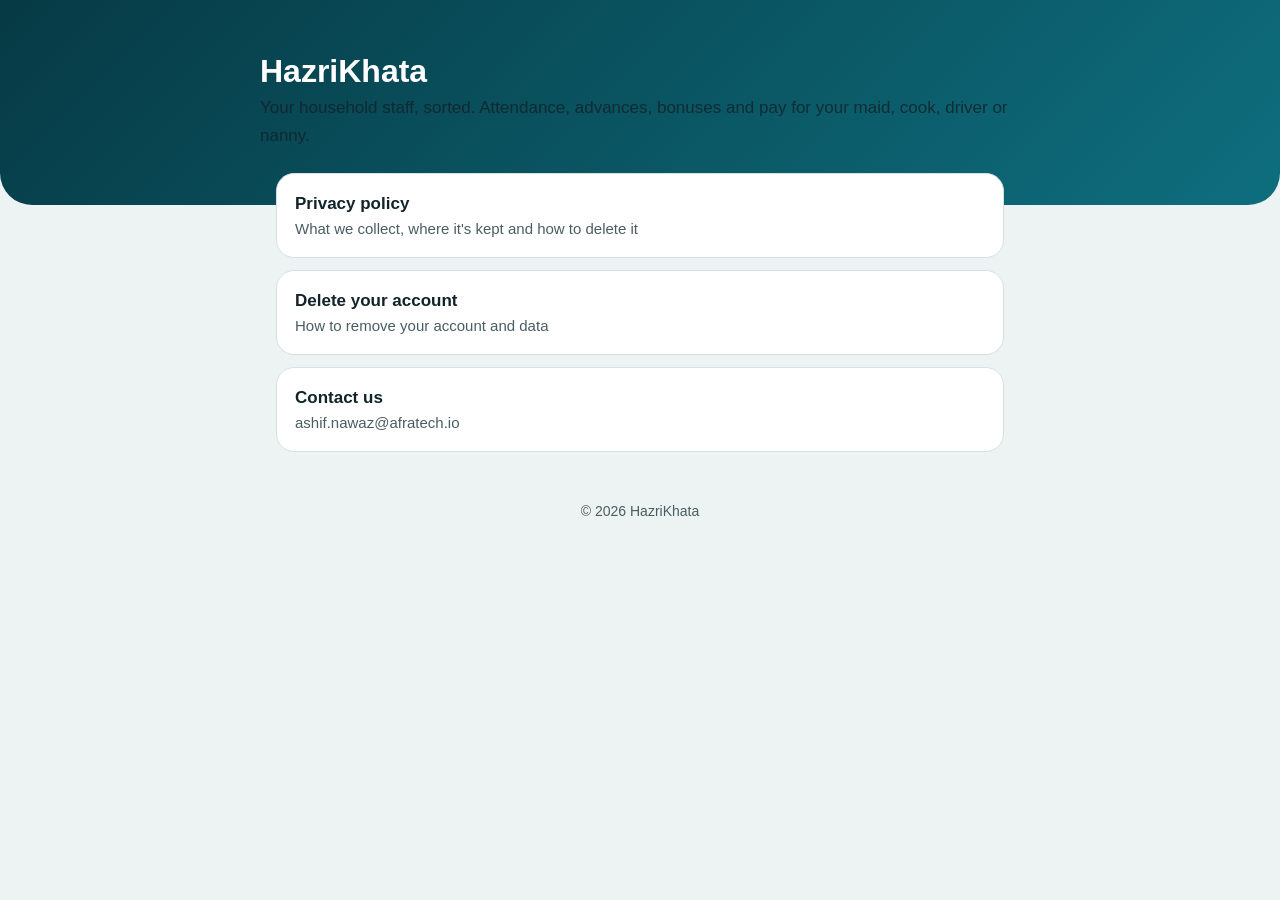
<file: index.html>
<!doctype html>
<html lang="en">
<head>
<meta charset="utf-8">
<meta name="viewport" content="width=device-width, initial-scale=1">
<title>HazriKhata</title>
<meta name="description" content="Attendance, pay, advances and payslips for your household staff.">
<link rel="stylesheet" href="style.css">
</head>
<body>
<header><div class="wrap">
  <h1>HazriKhata</h1>
  <p>Your household staff, sorted. Attendance, advances, bonuses and pay for your maid, cook, driver or nanny.</p>
</div></header>
<main>
  <div class="links">
    <a href="privacy/">Privacy policy<span>What we collect, where it's kept and how to delete it</span></a>
    <a href="delete-account/">Delete your account<span>How to remove your account and data</span></a>
    <a href="mailto:ashif.nawaz@afratech.io">Contact us<span>ashif.nawaz@afratech.io</span></a>
  </div>
</main>
<footer>© 2026 HazriKhata</footer>
</body>
</html>
</file>
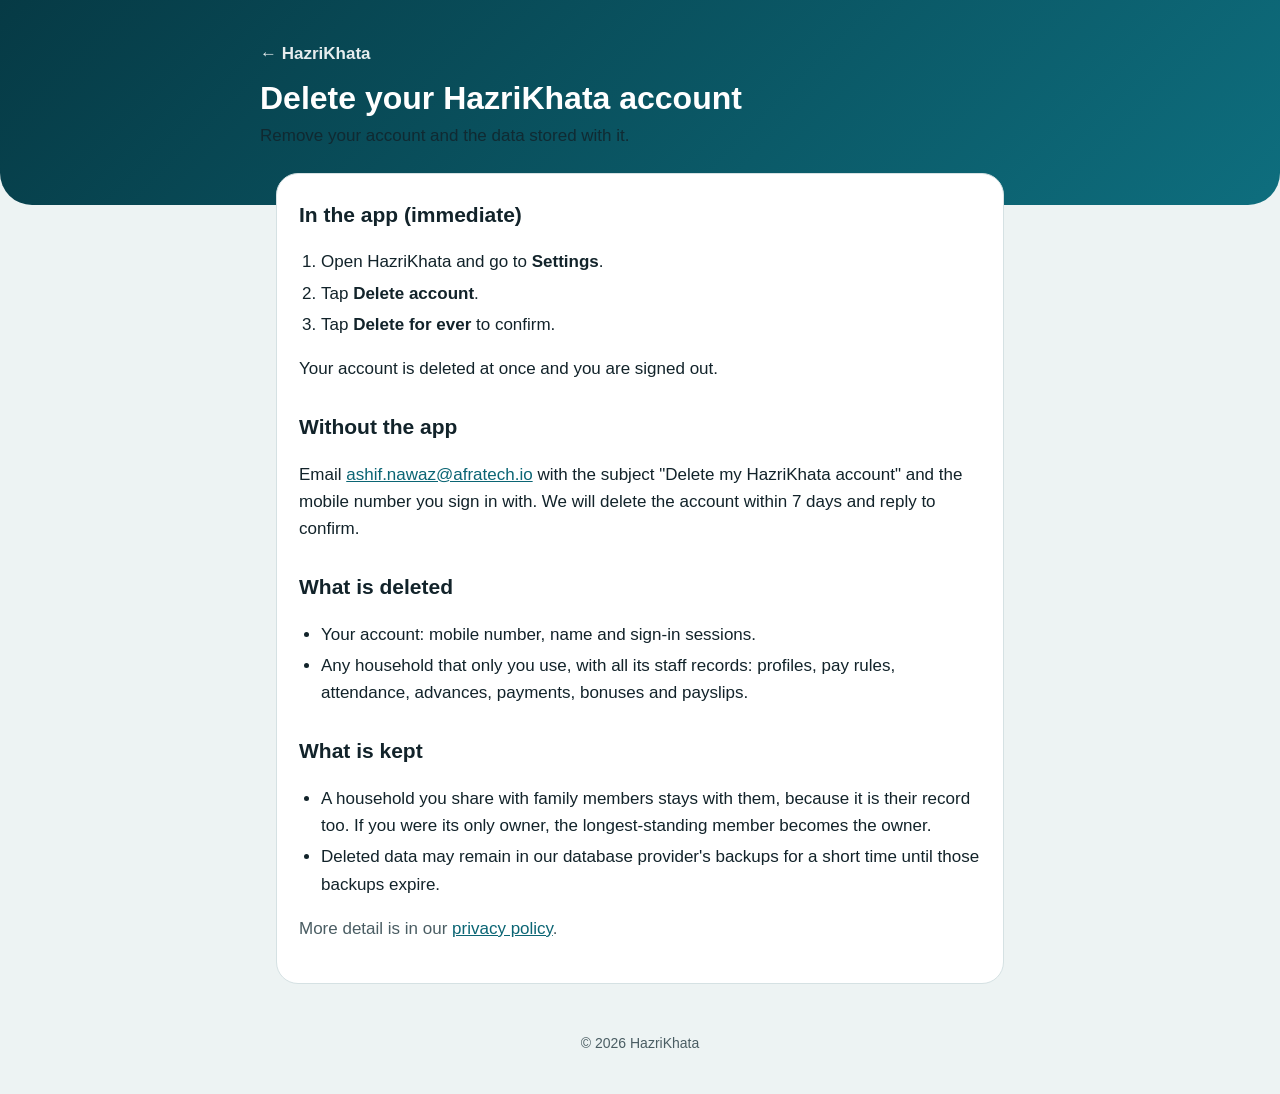
<file: delete-account/index.html>
<!doctype html>
<html lang="en">
<head>
<meta charset="utf-8">
<meta name="viewport" content="width=device-width, initial-scale=1">
<title>Delete your account · HazriKhata</title>
<link rel="stylesheet" href="../style.css">
</head>
<body>
<header><div class="wrap">
  <a href="../">← HazriKhata</a>
  <h1>Delete your HazriKhata account</h1>
  <p>Remove your account and the data stored with it.</p>
</div></header>
<main><div class="card">
<h2>In the app (immediate)</h2>
<ol>
  <li>Open HazriKhata and go to <strong>Settings</strong>.</li>
  <li>Tap <strong>Delete account</strong>.</li>
  <li>Tap <strong>Delete for ever</strong> to confirm.</li>
</ol>
<p>Your account is deleted at once and you are signed out.</p>

<h2>Without the app</h2>
<p>Email <a href="mailto:ashif.nawaz@afratech.io?subject=Delete%20my%20HazriKhata%20account">ashif.nawaz@afratech.io</a> with the subject "Delete my HazriKhata account" and the mobile number you sign in with. We will delete the account within 7 days and reply to confirm.</p>

<h2>What is deleted</h2>
<ul>
  <li>Your account: mobile number, name and sign-in sessions.</li>
  <li>Any household that only you use, with all its staff records: profiles, pay rules, attendance, advances, payments, bonuses and payslips.</li>
</ul>

<h2>What is kept</h2>
<ul>
  <li>A household you share with family members stays with them, because it is their record too. If you were its only owner, the longest-standing member becomes the owner.</li>
  <li>Deleted data may remain in our database provider's backups for a short time until those backups expire.</li>
</ul>
<p class="muted">More detail is in our <a href="../privacy/">privacy policy</a>.</p>
</div></main>
<footer>© 2026 HazriKhata</footer>
</body>
</html>
</file>
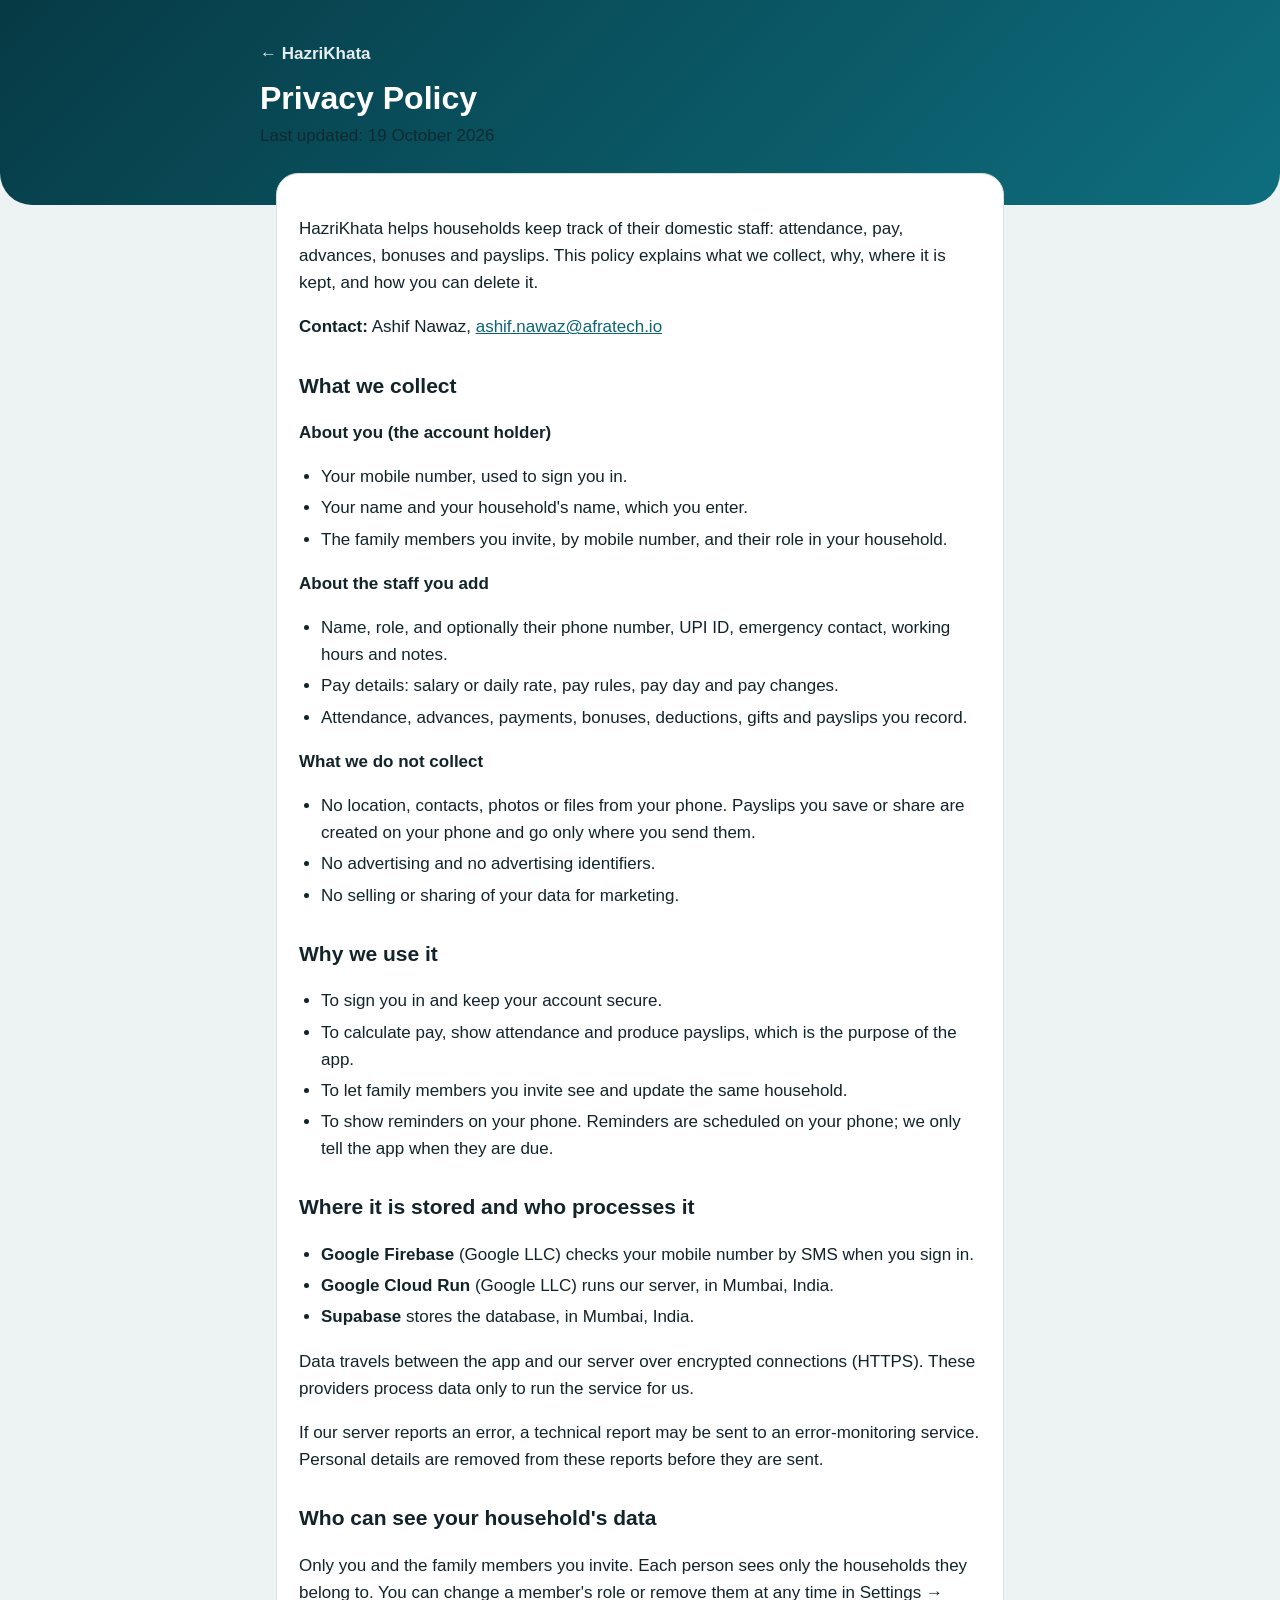
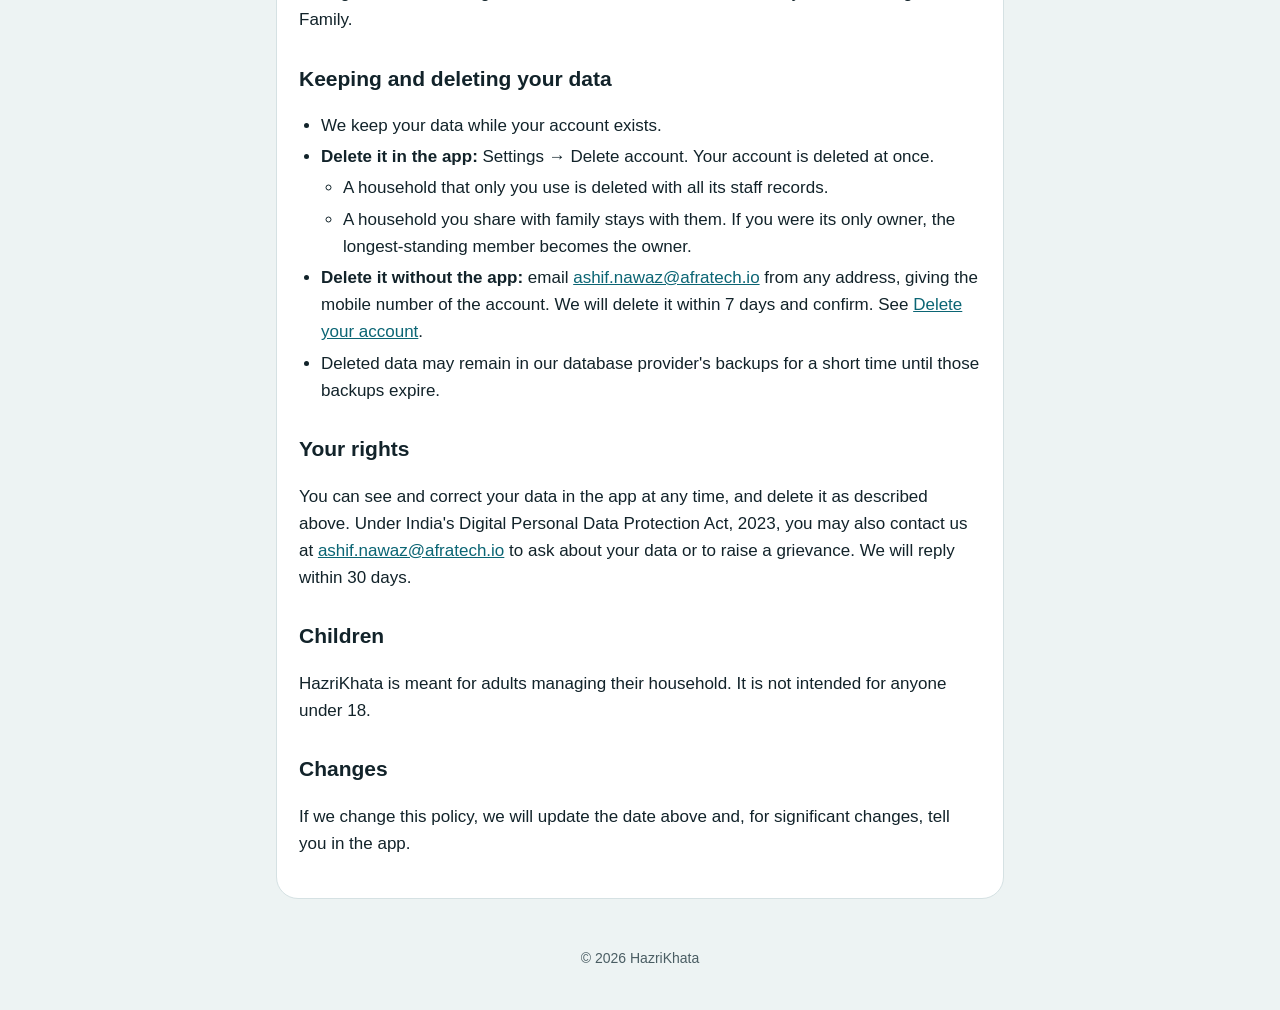
<file: privacy/index.html>
<!doctype html>
<html lang="en">
<head>
<meta charset="utf-8">
<meta name="viewport" content="width=device-width, initial-scale=1">
<title>Privacy Policy · HazriKhata</title>
<link rel="stylesheet" href="../style.css">
</head>
<body>
<header><div class="wrap">
  <a href="../">← HazriKhata</a>
  <h1>Privacy Policy</h1>
  <p>Last updated: 19 October 2026</p>
</div></header>
<main><div class="card">
<p>HazriKhata helps households keep track of their domestic staff: attendance, pay, advances, bonuses and payslips. This policy explains what we collect, why, where it is kept, and how you can delete it.</p>
<p><strong>Contact:</strong> Ashif Nawaz, <a href="mailto:ashif.nawaz@afratech.io">ashif.nawaz@afratech.io</a></p>

<h2>What we collect</h2>
<p><strong>About you (the account holder)</strong></p>
<ul>
  <li>Your mobile number, used to sign you in.</li>
  <li>Your name and your household's name, which you enter.</li>
  <li>The family members you invite, by mobile number, and their role in your household.</li>
</ul>
<p><strong>About the staff you add</strong></p>
<ul>
  <li>Name, role, and optionally their phone number, UPI ID, emergency contact, working hours and notes.</li>
  <li>Pay details: salary or daily rate, pay rules, pay day and pay changes.</li>
  <li>Attendance, advances, payments, bonuses, deductions, gifts and payslips you record.</li>
</ul>
<p><strong>What we do not collect</strong></p>
<ul>
  <li>No location, contacts, photos or files from your phone. Payslips you save or share are created on your phone and go only where you send them.</li>
  <li>No advertising and no advertising identifiers.</li>
  <li>No selling or sharing of your data for marketing.</li>
</ul>

<h2>Why we use it</h2>
<ul>
  <li>To sign you in and keep your account secure.</li>
  <li>To calculate pay, show attendance and produce payslips, which is the purpose of the app.</li>
  <li>To let family members you invite see and update the same household.</li>
  <li>To show reminders on your phone. Reminders are scheduled on your phone; we only tell the app when they are due.</li>
</ul>

<h2>Where it is stored and who processes it</h2>
<ul>
  <li><strong>Google Firebase</strong> (Google LLC) checks your mobile number by SMS when you sign in.</li>
  <li><strong>Google Cloud Run</strong> (Google LLC) runs our server, in Mumbai, India.</li>
  <li><strong>Supabase</strong> stores the database, in Mumbai, India.</li>
</ul>
<p>Data travels between the app and our server over encrypted connections (HTTPS). These providers process data only to run the service for us.</p>
<p>If our server reports an error, a technical report may be sent to an error-monitoring service. Personal details are removed from these reports before they are sent.</p>

<h2>Who can see your household's data</h2>
<p>Only you and the family members you invite. Each person sees only the households they belong to. You can change a member's role or remove them at any time in Settings → Family.</p>

<h2>Keeping and deleting your data</h2>
<ul>
  <li>We keep your data while your account exists.</li>
  <li><strong>Delete it in the app:</strong> Settings → Delete account. Your account is deleted at once.
    <ul>
      <li>A household that only you use is deleted with all its staff records.</li>
      <li>A household you share with family stays with them. If you were its only owner, the longest-standing member becomes the owner.</li>
    </ul>
  </li>
  <li><strong>Delete it without the app:</strong> email <a href="mailto:ashif.nawaz@afratech.io">ashif.nawaz@afratech.io</a> from any address, giving the mobile number of the account. We will delete it within 7 days and confirm. See <a href="../delete-account/">Delete your account</a>.</li>
  <li>Deleted data may remain in our database provider's backups for a short time until those backups expire.</li>
</ul>

<h2>Your rights</h2>
<p>You can see and correct your data in the app at any time, and delete it as described above. Under India's Digital Personal Data Protection Act, 2023, you may also contact us at <a href="mailto:ashif.nawaz@afratech.io">ashif.nawaz@afratech.io</a> to ask about your data or to raise a grievance. We will reply within 30 days.</p>

<h2>Children</h2>
<p>HazriKhata is meant for adults managing their household. It is not intended for anyone under 18.</p>

<h2>Changes</h2>
<p>If we change this policy, we will update the date above and, for significant changes, tell you in the app.</p>
</div></main>
<footer>© 2026 HazriKhata</footer>
</body>
</html>
</file>
<file: style.css>
:root {
  --paper: #EDF3F3; --card: #FFFFFF; --ink: #12232A; --ink2: #4A5D63; --line: #D5E1E3;
  --brand: #0B5563; --brand2: #0E7486; --accent: #0B6574;
}
@media (prefers-color-scheme: dark) {
  :root { --paper: #0B1517; --card: #132227; --ink: #E4EFF0; --ink2: #A4B8BC; --line: #22373C;
          --brand: #0A3D47; --brand2: #0E6B7C; --accent: #6FD4E1; }
}
* { box-sizing: border-box; }
body {
  margin: 0; background: var(--paper); color: var(--ink);
  font: 17px/1.6 -apple-system, BlinkMacSystemFont, "Segoe UI", Roboto, "Noto Sans", sans-serif;
}
header {
  background: linear-gradient(135deg, #063A45, #0E6E7E); color: #fff;
  padding: 40px 16px 56px; border-radius: 0 0 32px 32px;
}
header .wrap { max-width: 760px; margin: 0 auto; }
header a { color: #fff; text-decoration: none; font-weight: 700; opacity: .9; }
header h1 { margin: 12px 0 4px; font-size: 32px; line-height: 1.2; }
header p { margin: 0; opacity: .82; }
main { max-width: 760px; margin: -32px auto 48px; padding: 0 16px; }
.card { background: var(--card); border-radius: 22px; padding: 24px 22px; border: 1px solid var(--line); }
h2 { font-size: 21px; margin: 28px 0 8px; }
h2:first-child { margin-top: 0; }
p, li { color: var(--ink); }
.muted { color: var(--ink2); }
a { color: var(--accent); }
ul, ol { padding-left: 22px; }
li { margin: 4px 0; }
.links { display: grid; gap: 12px; }
.links a {
  display: block; padding: 16px 18px; background: var(--card); border: 1px solid var(--line);
  border-radius: 18px; text-decoration: none; color: var(--ink); font-weight: 600;
}
.links a span { display: block; font-weight: 400; color: var(--ink2); font-size: 15px; }
footer { text-align: center; color: var(--ink2); font-size: 14px; margin: 24px 0 40px; }
</file>
